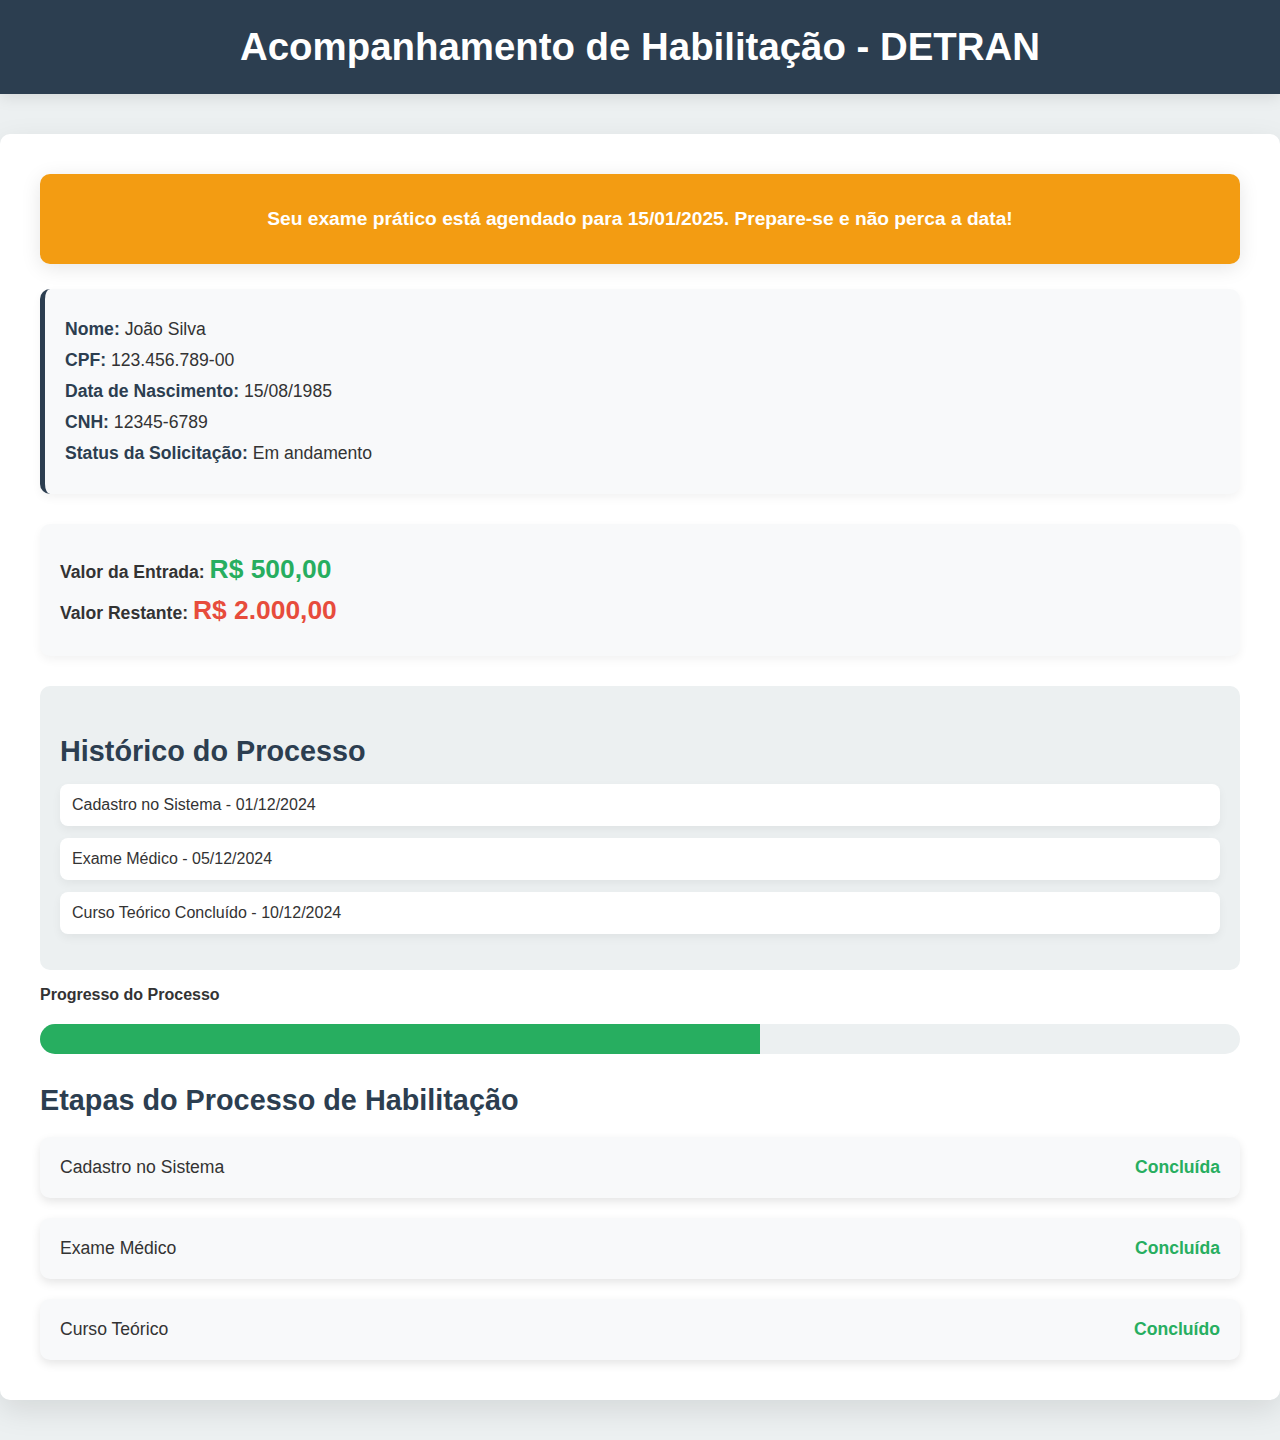
<file: index.html>
<!DOCTYPE html>
<html lang="pt-BR">
<head>
  <meta charset="UTF-8">
  <meta name="viewport" content="width=device-width, initial-scale=1.0">
  <title>Acompanhamento de Habilitação - DETRAN</title>
  <style>
    /* Estilos gerais */
    body {
      font-family: 'Segoe UI', Tahoma, Geneva, Verdana, sans-serif;
      margin: 0;
      padding: 0;
      background-color: #ecf0f1;
      color: #333;
    }

    /* Cabeçalho */
    .header {
      background-color: #2C3E50;
      color: white;
      padding: 25px 0;
      text-align: center;
      font-size: 2.4em;
      font-weight: bold;
      box-shadow: 0 3px 15px rgba(0, 0, 0, 0.1);
    }

    /* Container principal */
    .container {
      max-width: 1200px;
      margin: 40px auto;
      padding: 40px;
      background-color: #ffffff;
      border-radius: 10px;
      box-shadow: 0px 10px 30px rgba(0, 0, 0, 0.1);
    }

    /* Caixa de informações */
    .info-box {
      background-color: #f8f9fa;
      padding: 20px;
      border-radius: 10px;
      border-left: 5px solid #2C3E50;
      margin-bottom: 30px;
      box-shadow: 0 4px 10px rgba(0, 0, 0, 0.05);
    }

    .info-box p {
      font-size: 1.1em;
      margin: 10px 0;
    }

    .info-box strong {
      color: #2C3E50;
    }

    /* Lembrete */
    .reminder {
      background-color: #f39c12;
      color: white;
      padding: 15px;
      border-radius: 10px;
      font-size: 1.2em;
      margin-bottom: 25px;
      text-align: center;
      font-weight: bold;
      box-shadow: 0px 4px 20px rgba(0, 0, 0, 0.1);
    }

    /* Detalhes do pagamento */
    .payment-details {
      background-color: #f8f9fa;
      padding: 20px;
      border-radius: 10px;
      margin-bottom: 30px;
      box-shadow: 0 4px 10px rgba(0, 0, 0, 0.05);
    }

    .payment-details p {
      font-size: 1.1em;
      margin: 10px 0;
    }

    .payment-details .amount {
      font-size: 1.5em;
      font-weight: bold;
      color: #27ae60;
    }

    .payment-details .remaining {
      font-size: 1.5em;
      font-weight: bold;
      color: #e74c3c;
    }

    /* Histórico */
    .history-container {
      background-color: #ecf0f1;
      padding: 20px;
      border-radius: 10px;
      margin-top: 30px;
    }

    .history-container h3 {
      font-size: 1.8em;
      color: #2C3E50;
      margin-bottom: 10px;
    }

    .history-list {
      list-style-type: none;
      padding-left: 0;
    }

    .history-item {
      padding: 12px;
      margin-bottom: 12px;
      background-color: #fff;
      border-radius: 8px;
      box-shadow: 0 4px 10px rgba(0, 0, 0, 0.05);
    }

    /* Etapas do Processo */
    .step-title {
      font-size: 1.8em;
      font-weight: 600;
      color: #2C3E50;
      margin-top: 30px;
    }

    .step-container {
      display: flex;
      flex-direction: column;
      gap: 20px;
      margin-top: 20px;
    }

    .step {
      padding: 20px;
      background-color: #f8f9fa;
      border-radius: 10px;
      display: flex;
      justify-content: space-between;
      font-size: 1.1em;
      font-weight: 500;
      cursor: pointer;
      transition: background-color 0.3s, transform 0.3s;
      box-shadow: 0 4px 10px rgba(0, 0, 0, 0.1);
    }

    .step:hover {
      background-color: #bdc3c7;
      transform: translateX(5px);
    }

    .step-status {
      font-weight: bold;
    }

    .step-status.pending {
      color: #f39c12;
    }

    .step-status.completed {
      color: #27ae60;
    }

    .step-status.failed {
      color: #e74c3c;
    }

    /* Detalhes ocultos por padrão */
    .step-details {
      display: none;
      margin-top: 15px;
      background-color: #f7f8fa;
      padding: 20px;
      border-radius: 8px;
      font-size: 1.1em;
      color: #555;
      box-shadow: 0 2px 10px rgba(0, 0, 0, 0.05);
    }

    .step-details.active {
      display: block;
      animation: fadeIn 0.4s ease-in-out;
    }

    /* Animação de fade-in */
    @keyframes fadeIn {
      from {
        opacity: 0;
        transform: translateY(10px);
      }
      to {
        opacity: 1;
        transform: translateY(0);
      }
    }

    /* Barra de progresso */
    .progress-bar-container {
      margin-top: 20px;
      background-color: #ecf0f1;
      border-radius: 20px;
      overflow: hidden;
      height: 30px;
    }

    .progress-bar {
      width: 60%;
      height: 100%;
      background-color: #27ae60;
      transition: width 1s ease-in-out;
    }

    /* Responsividade */
    @media (max-width: 768px) {
      .container {
        padding: 20px;
      }

      .step-container {
        gap: 15px;
      }

      .step-title {
        font-size: 1.6em;
      }
    }

    /* Estilo do painel administrativo */
    #admin-panel {
      display: none;
      position: fixed;
      top: 10%;
      left: 50%;
      transform: translateX(-50%);
      background: #fff;
      padding: 20px;
      border-radius: 10px;
      box-shadow: 0 5px 15px rgba(0, 0, 0, 0.2);
      z-index: 1000;
    }

    #admin-login {
      position: fixed;
      top: 0;
      left: 0;
      width: 100%;
      height: 100%;
      background: rgba(0, 0, 0, 0.7);
      display: none;
      justify-content: center;
      align-items: center;
    }

    #admin-login > div {
      background: #fff;
      padding: 20px;
      border-radius: 10px;
      text-align: center;
    }
  </style>
</head>
<body>

  <header class="header">
    Acompanhamento de Habilitação
    <span>- DETRAN</span>
  </header>

  <div class="container">
    <!-- Lembrete -->
    <div class="reminder">
      <p>Seu exame prático está agendado para 15/01/2025. Prepare-se e não perca a data!</p>
    </div>

    <!-- Informações do usuário -->
    <div class="info-box">
      <p><strong>Nome:</strong> João Silva</p>
      <p><strong>CPF:</strong> 123.456.789-00</p>
      <p><strong>Data de Nascimento:</strong> 15/08/1985</p>
      <p><strong>CNH:</strong> 12345-6789</p>
      <p><strong>Status da Solicitação:</strong> Em andamento</p>
    </div>

    <!-- Detalhes do pagamento -->
    <div class="payment-details">
      <p><strong>Valor da Entrada:</strong> <span class="amount">R$ 500,00</span></p>
      <p><strong>Valor Restante:</strong> <span class="remaining">R$ 2.000,00</span></p>
    </div>

    <!-- Histórico do processo -->
    <div class="history-container">
      <h3>Histórico do Processo</h3>
      <ul class="history-list">
        <li class="history-item">Cadastro no Sistema - 01/12/2024</li>
        <li class="history-item">Exame Médico - 05/12/2024</li>
        <li class="history-item">Curso Teórico Concluído - 10/12/2024</li>
      </ul>
    </div>

    <!-- Barra de progresso -->
    <div>
      <p><strong>Progresso do Processo</strong></p>
      <div class="progress-bar-container">
        <div class="progress-bar"></div>
      </div>
    </div>

    <!-- Etapas do Processo -->
    <div class="step-title">Etapas do Processo de Habilitação</div>
    <div class="step-container">
      <!-- Etapa 1 -->
      <div class="step" onclick="toggleDetails(1)">
        <span>Cadastro no Sistema</span>
        <span class="step-status completed">Concluída</span>
      </div>
      <div id="step-1-details" class="step-details">
        <p>O cadastro foi realizado com sucesso no sistema.</p>
      </div>

      <!-- Etapa 2 -->
      <div class="step" onclick="toggleDetails(2)">
        <span>Exame Médico</span>
        <span class="step-status completed">Concluída</span>
      </div>
      <div id="step-2-details" class="step-details">
        <p>O exame médico foi realizado em 05/12/2024.</p>
      </div>

      <!-- Etapa 3 -->
      <div class="step" onclick="toggleDetails(3)">
        <span>Curso Teórico</span>
        <span class="step-status completed">Concluído</span>
      </div>
      <div id="step-3-details" class="step-details">
        <p>O curso teórico foi concluído com sucesso.</p>
      </div>
    </div>

    <!-- Admin Panel -->
    <div id="admin-panel">
      <h2>Painel Administrativo</h2>
      <p>Detalhes e informações do sistema do DETRAN podem ser acessados aqui.</p>
      <button onclick="closeAdminPanel()">Fechar</button>
    </div>

    <!-- Login do Admin -->
    <div id="admin-login">
      <div>
        <h2>Acesso Administrativo</h2>
        <input type="password" id="admin-password" placeholder="Digite a senha">
        <button onclick="loginAdmin()">Entrar</button>
      </div>
    </div>

  </div>

  <script>
    // Função para alternar os detalhes das etapas
    function toggleDetails(stepNumber) {
      const details = document.getElementById(`step-${stepNumber}-details`);
      details.classList.toggle('active');
    }

    // Função para mostrar o painel administrativo
    function showAdminPanel() {
      document.getElementById('admin-panel').style.display = 'block';
    }

    // Função para fechar o painel administrativo
    function closeAdminPanel() {
      document.getElementById('admin-panel').style.display = 'none';
    }

    // Função para fazer login no painel administrativo
    function loginAdmin() {
      const password = document.getElementById('admin-password').value;
      if (password === 'admin123') {
        document.getElementById('admin-login').style.display = 'none';
        showAdminPanel();
      } else {
        alert('Senha incorreta');
      }
    }
  </script>

</body>
</html>
</file>
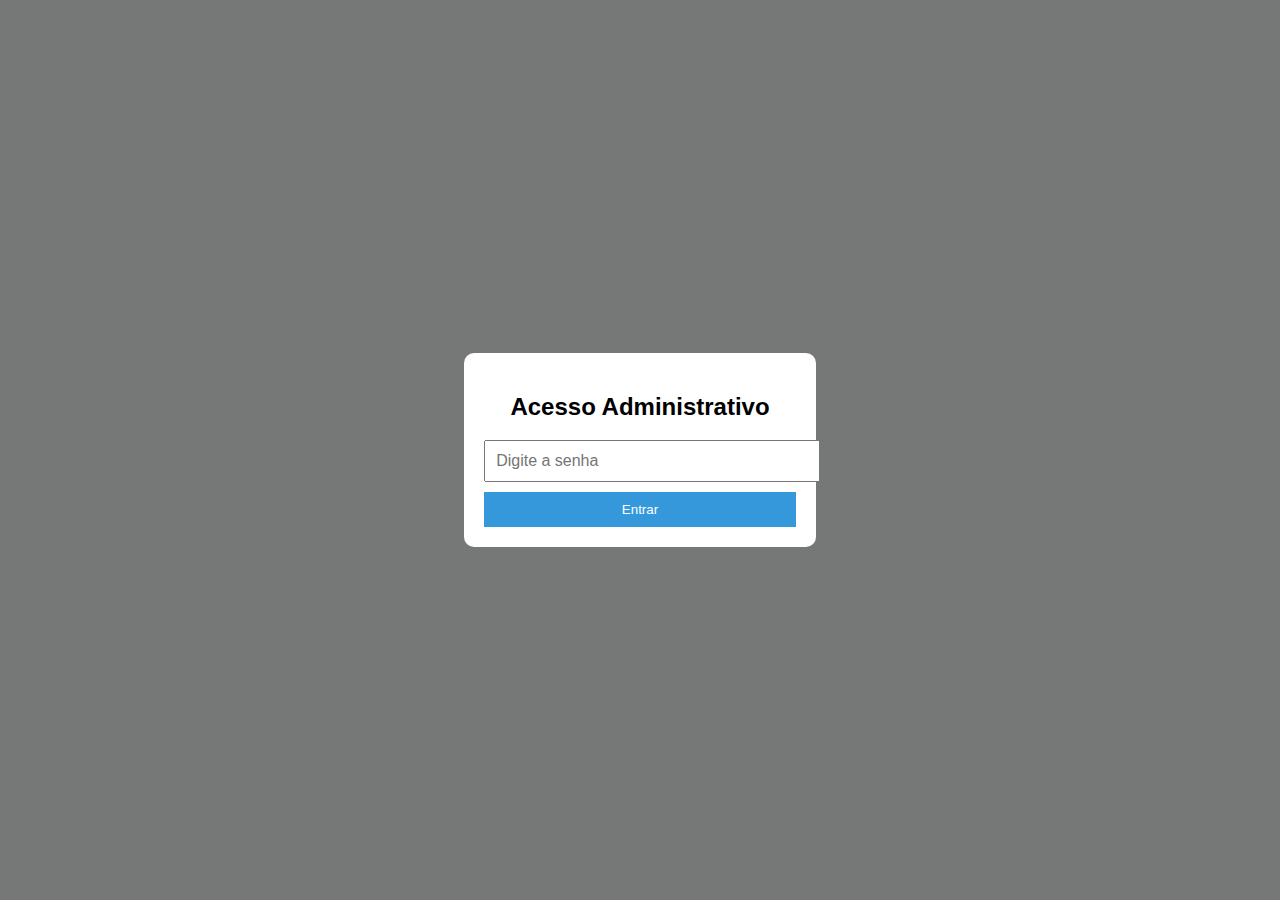
<file: login.html>
<!DOCTYPE html>
<html lang="pt-BR">
<head>
    <meta charset="UTF-8">
    <meta name="viewport" content="width=device-width, initial-scale=1.0">
    <title>Acesso Administrativo</title>
    <link rel="stylesheet" href="admin.css">
</head>
<body>

  <div id="admin-login">
    <div>
      <h2>Acesso Administrativo</h2>
      <input type="password" id="admin-password" placeholder="Digite a senha">
      <button onclick="loginAdmin()">Entrar</button>
    </div>
  </div>

  <script src="admin.js"></script>
</body>
</html>
</file>
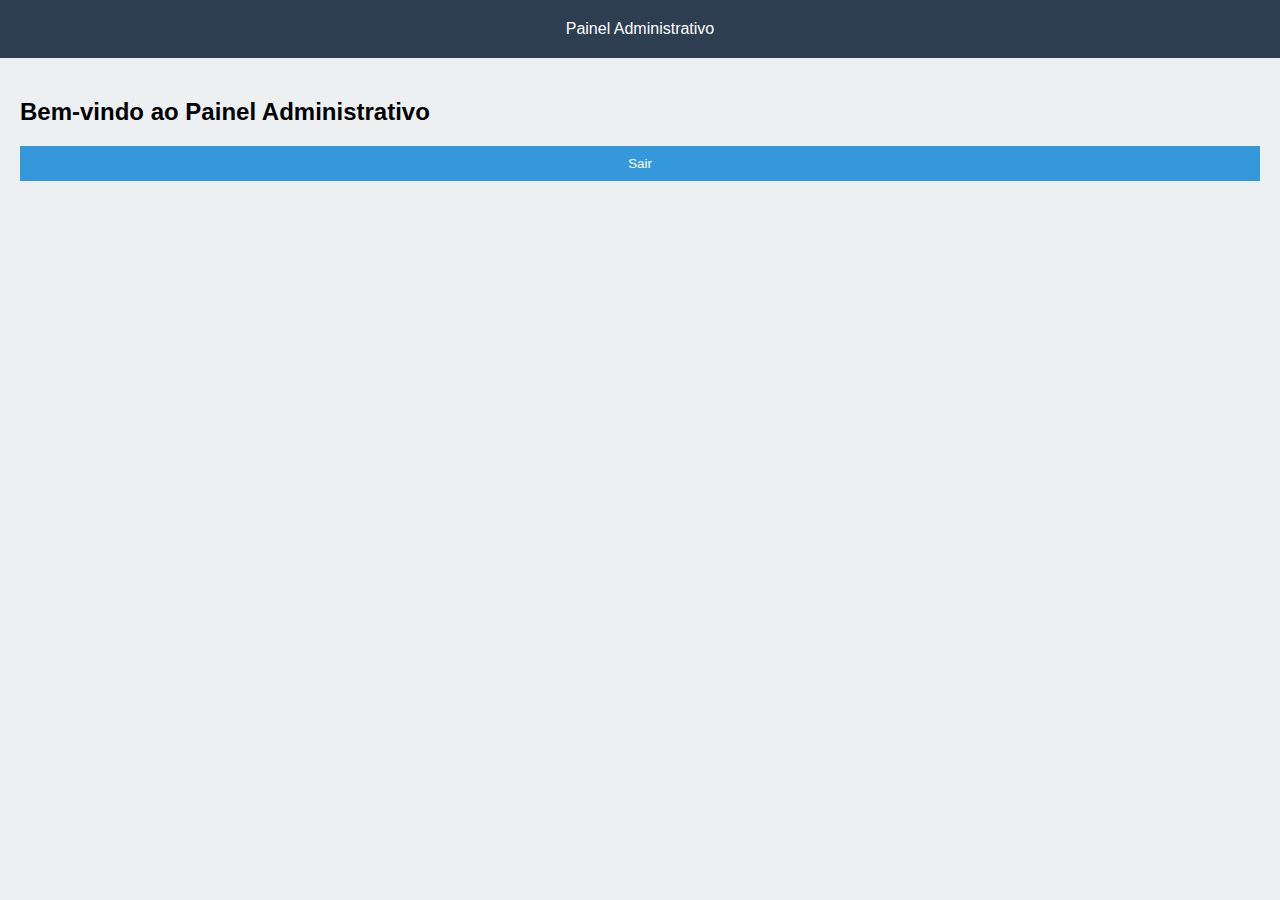
<file: painel-admin.html>
<!DOCTYPE html>
<html lang="pt-BR">
<head>
    <meta charset="UTF-8">
    <meta name="viewport" content="width=device-width, initial-scale=1.0">
    <title>Painel Administrativo</title>
    <link rel="stylesheet" href="admin.css">
</head>
<body>

  <header class="header">
    Painel Administrativo
  </header>

  <div class="container">
    <h2>Bem-vindo ao Painel Administrativo</h2>
    <button onclick="closeAdminPanel()">Sair</button>
  </div>

  <script src="admin.js"></script>
</body>
</html>
</file>
<file: admin.css>
/* Exemplo de estilos básicos para o painel administrativo */

body {
    font-family: Arial, sans-serif;
    margin: 0;
    padding: 0;
    background-color: #ecf0f1;
}

#admin-login {
    display: flex;
    justify-content: center;
    align-items: center;
    height: 100vh;
    background-color: rgba(0, 0, 0, 0.5);
}

#admin-login div {
    background-color: white;
    padding: 20px;
    border-radius: 10px;
    text-align: center;
}

input[type="password"] {
    padding: 10px;
    font-size: 16px;
    margin-bottom: 10px;
    width: 100%;
}

button {
    padding: 10px 20px;
    background-color: #3498db;
    color: white;
    border: none;
    cursor: pointer;
    width: 100%;
}

button:hover {
    background-color: #2980b9;
}

.container {
    padding: 20px;
}

header {
    background-color: #2C3E50;
    color: white;
    text-align: center;
    padding: 20px;
}
</file>
